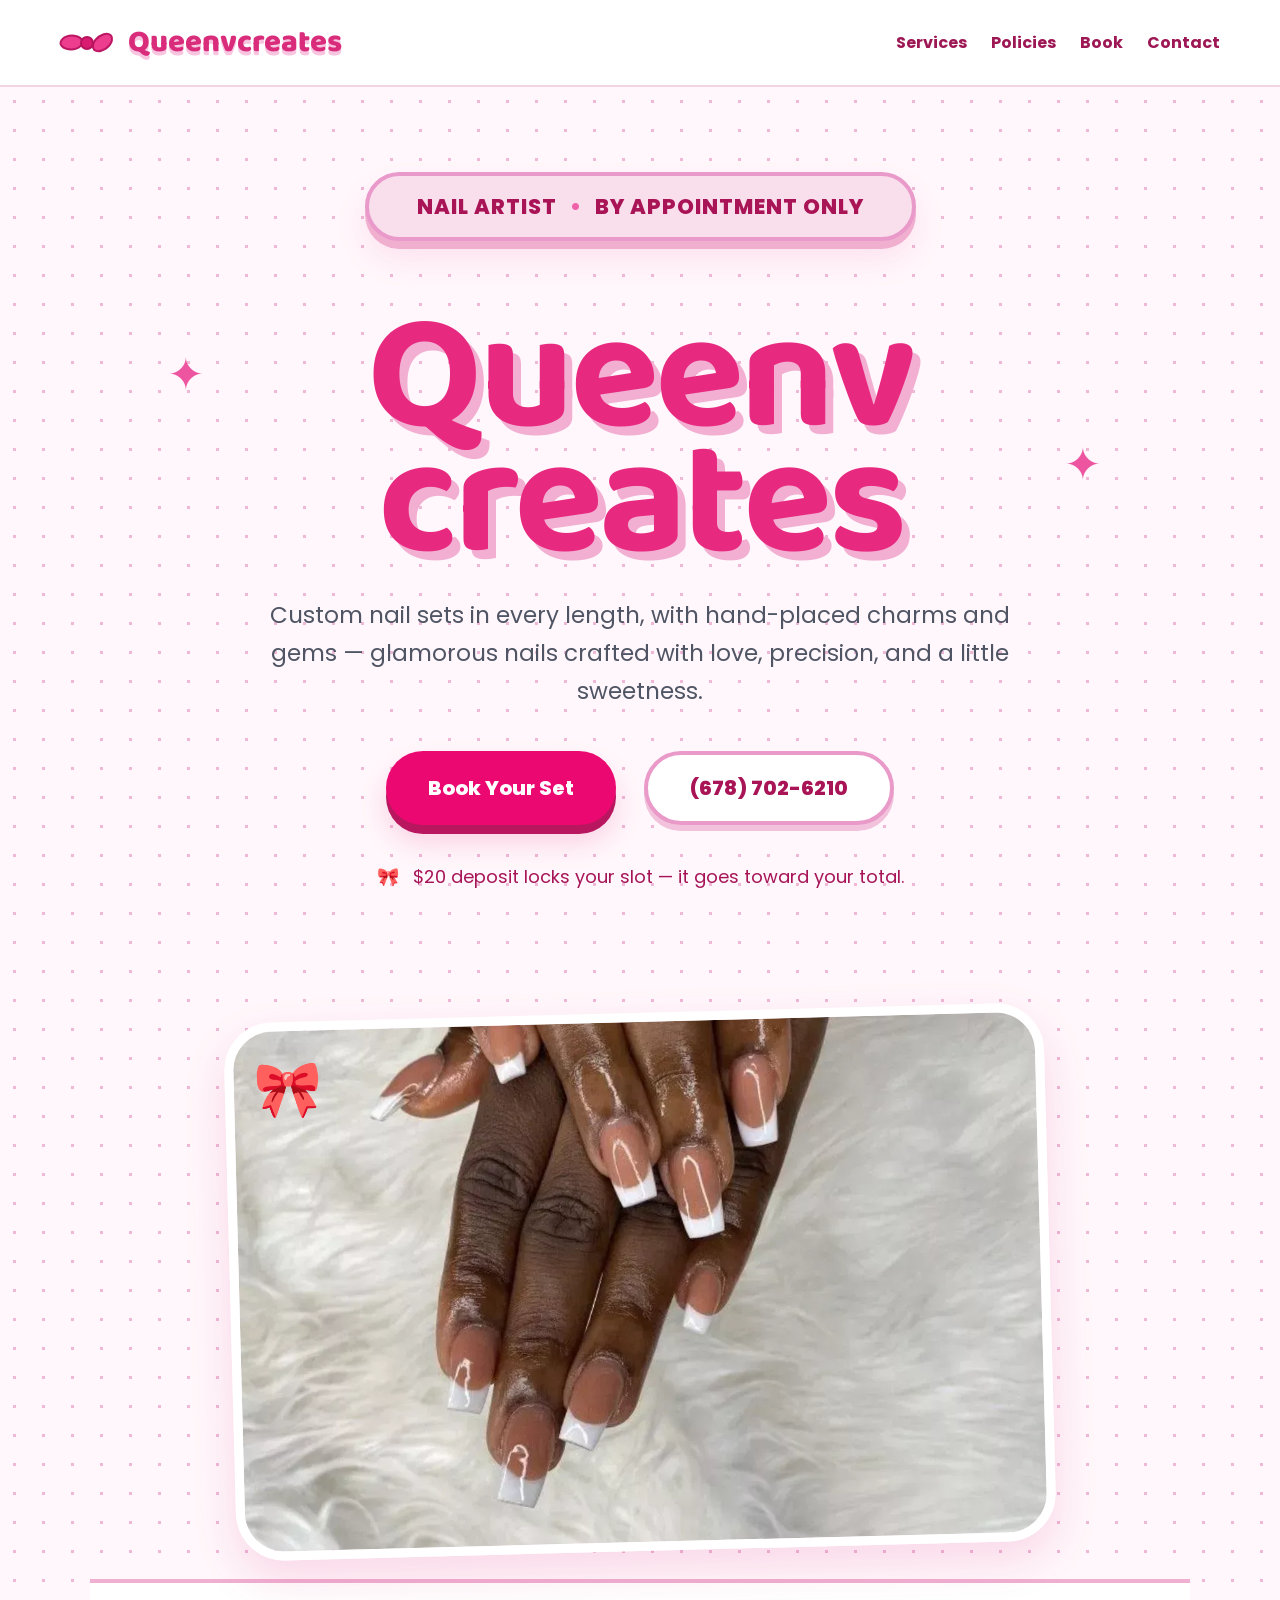
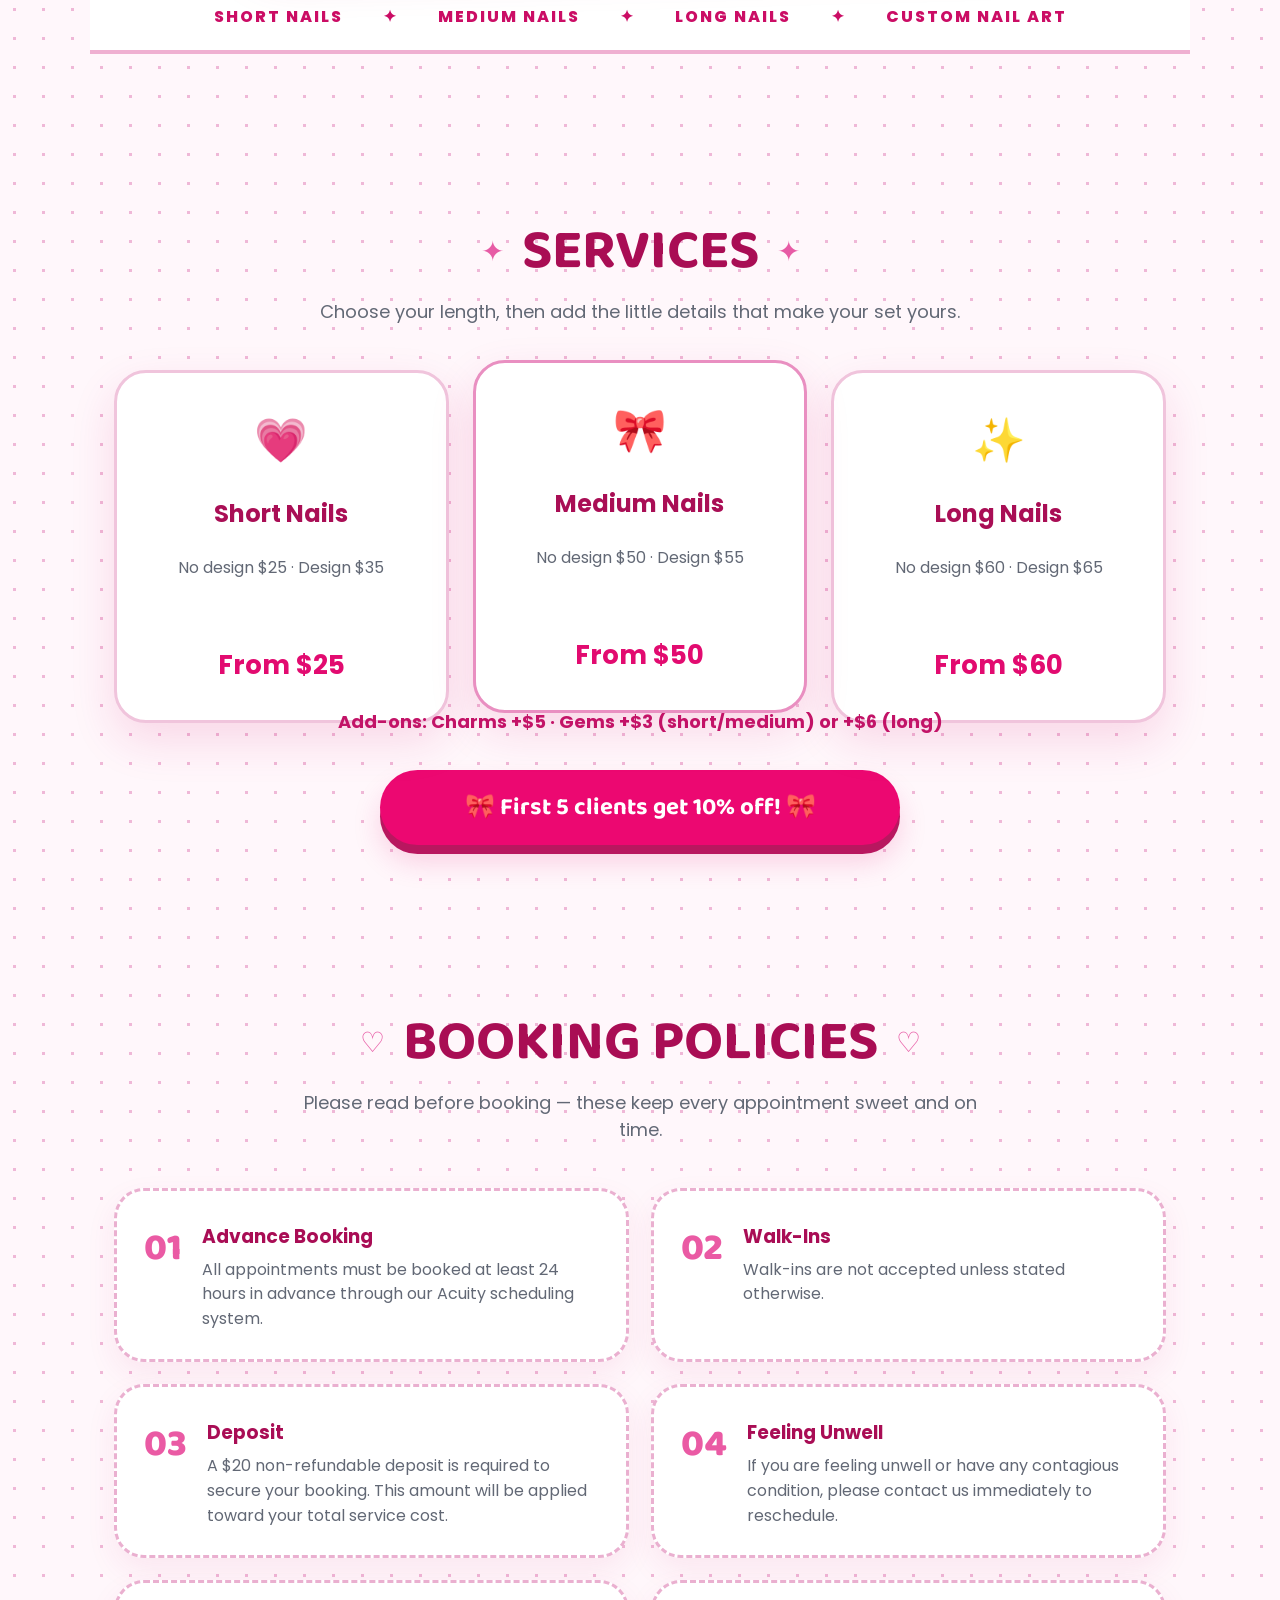
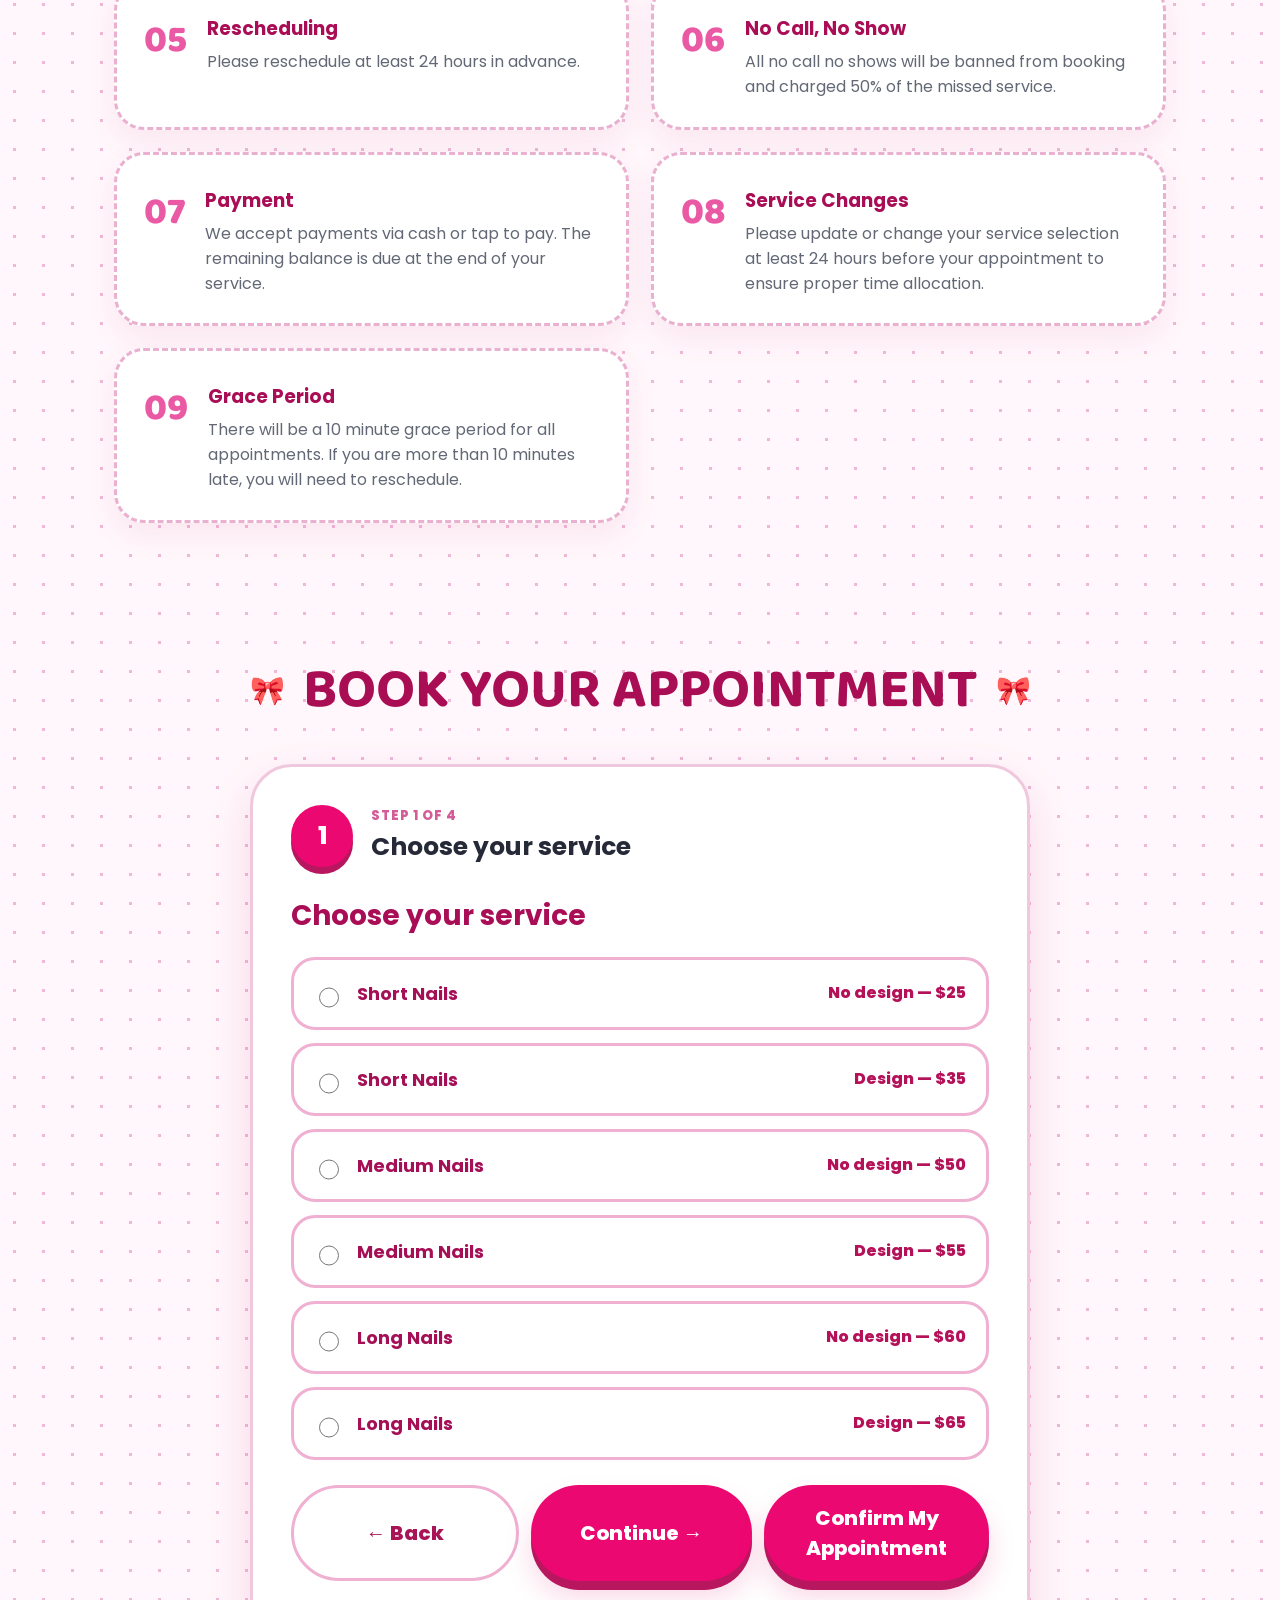
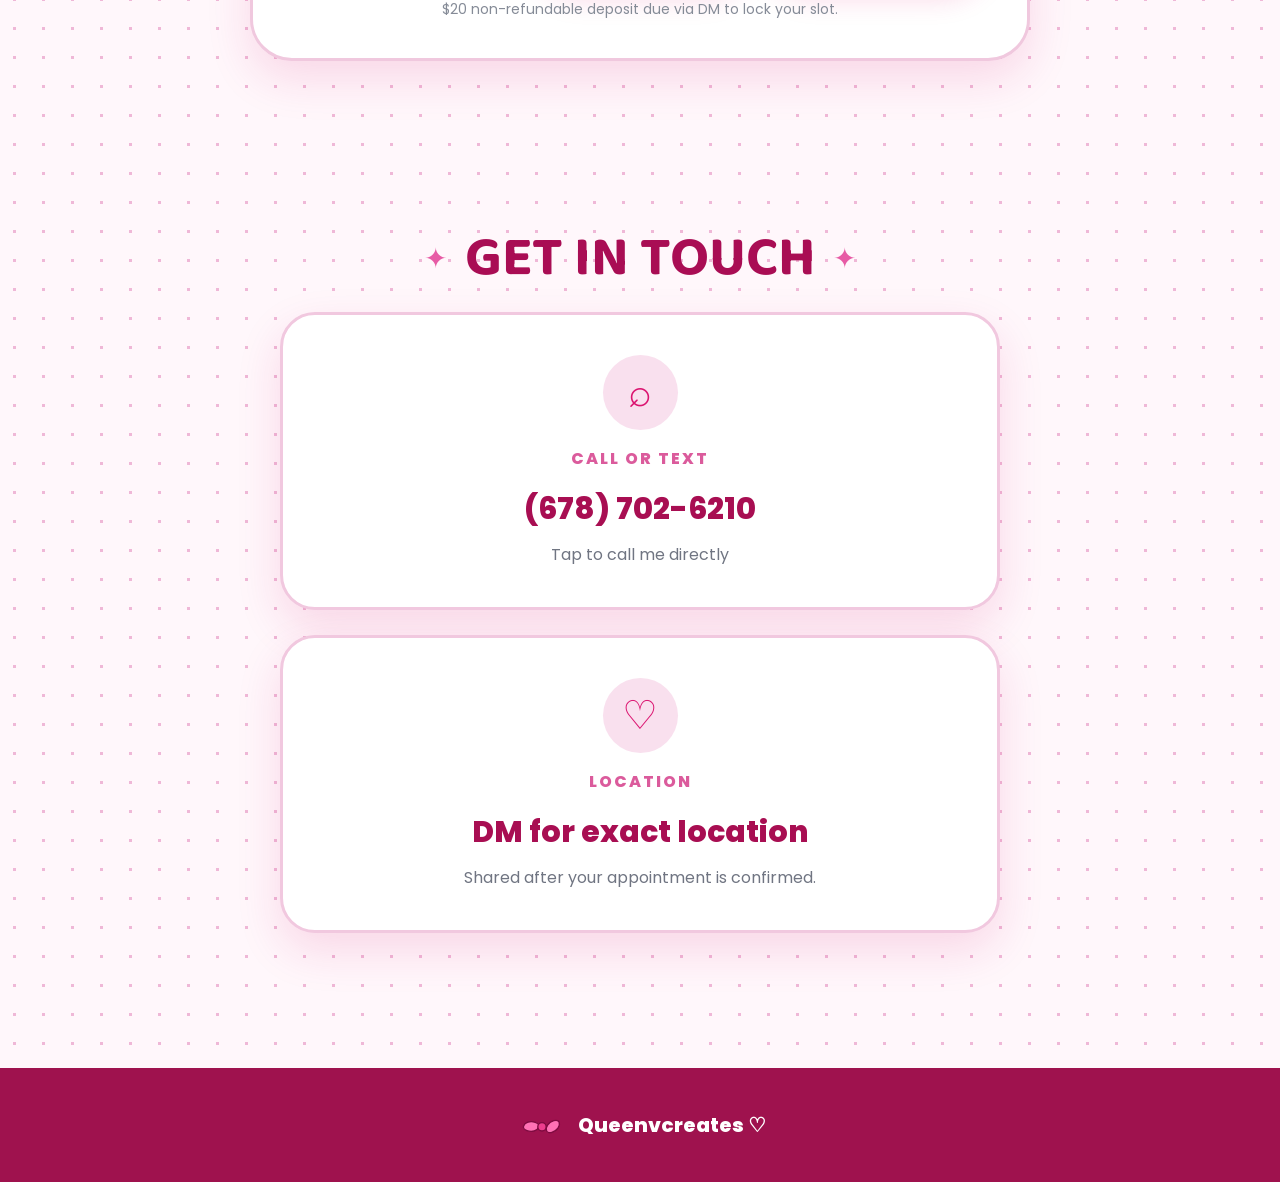
<file: index.html>
<!doctype html>
<html lang="en">
<head>
  <meta charset="utf-8">
  <meta name="viewport" content="width=device-width, initial-scale=1">
  <meta name="description" content="Queenvcreates — custom nail sets and kawaii nail art by appointment only.">
  <title>Queenvcreates | Nail Artist</title>
  <link rel="preconnect" href="https://fonts.googleapis.com">
  <link rel="preconnect" href="https://fonts.gstatic.com" crossorigin>
  <link href="https://fonts.googleapis.com/css2?family=Baloo+2:wght@500;600;700;800&family=Poppins:wght@400;500;600;700;800&display=swap" rel="stylesheet">
  <link rel="stylesheet" href="style.css">
</head>
<body>
  <header class="site-header">
    <a class="brand" href="#home" aria-label="Queenvcreates home">
      <span class="bow" aria-hidden="true"><i></i><b></b><i></i></span>
      <span>Queenvcreates</span>
    </a>
    <nav>
      <a href="#services">Services</a>
      <a href="#policies">Policies</a>
      <a href="#booking">Book</a>
      <a href="#contact">Contact</a>
    </nav>
  </header>

  <main>
    <section id="home" class="hero section-pad">
      <div class="sparkle s1">✦</div><div class="sparkle s2">✦</div>
      <div class="pill">NAIL ARTIST <span>•</span> BY APPOINTMENT ONLY</div>
      <h1>Queenv<br><span>creates</span></h1>
      <p class="hero-copy">Custom nail sets in every length, with hand-placed charms and gems — glamorous nails crafted with love, precision, and a little sweetness.</p>
      <div class="hero-actions">
        <a class="btn btn-primary" href="#booking">Book Your Set</a>
        <a class="btn btn-outline" href="tel:+16787026210">(678) 702-6210</a>
      </div>
      <p class="deposit"><span class="mini-bow">🎀</span> $20 deposit locks your slot — it goes toward your total.</p>
    </section>

    <section class="showcase section-pad">
      <div class="photo-card tilt-left">
       <img src="images/e19a77874d277d34020b3ae92a7212c8.webp" alt="White French tip nail set">
        <span class="photo-bow">🎀</span>
      </div>
      <div class="marquee" aria-label="Services">
        <span>SHORT NAILS</span><b>✦</b><span>MEDIUM NAILS</span><b>✦</b><span>LONG NAILS</span><b>✦</b><span>CUSTOM NAIL ART</span>
      </div>
    </section>

    <section id="services" class="section-pad">
      <div class="section-title"><span>✦</span><h2>Services</h2><span>✦</span></div>
      <p class="section-subtitle">Choose your length, then add the little details that make your set yours.</p>
      <div class="cards">
        <article class="service-card"><div class="service-icon">💗</div><h3>Short Nails</h3><p>No design $25 &middot; Design $35</p><strong>From $25</strong></article>
        <article class="service-card featured"><div class="service-icon">🎀</div><h3>Medium Nails</h3><p>No design $50 &middot; Design $55</p><strong>From $50</strong></article>
        <article class="service-card"><div class="service-icon">✨</div><h3>Long Nails</h3><p>No design $60 &middot; Design $65</p><strong>From $60</strong></article>
      </div>
      <p class="section-subtitle addon-note">Add-ons: Charms +$5 &middot; Gems +$3 (short/medium) or +$6 (long)</p>
      <div class="promo-banner"><span>🎀</span> First 5 clients get 10% off! <span>🎀</span></div>
    </section>

    <section id="policies" class="section-pad">
      <div class="section-title"><span>♡</span><h2>Booking Policies</h2><span>♡</span></div>
      <p class="section-subtitle">Please read before booking — these keep every appointment sweet and on time.</p>
      <div class="policies-grid">
        <div class="policy"><span>01</span><div><h3>Advance Booking</h3><p>All appointments must be booked at least 24 hours in advance through our Acuity scheduling system.</p></div></div>
        <div class="policy"><span>02</span><div><h3>Walk-Ins</h3><p>Walk-ins are not accepted unless stated otherwise.</p></div></div>
        <div class="policy"><span>03</span><div><h3>Deposit</h3><p>A $20 non-refundable deposit is required to secure your booking. This amount will be applied toward your total service cost.</p></div></div>
        <div class="policy"><span>04</span><div><h3>Feeling Unwell</h3><p>If you are feeling unwell or have any contagious condition, please contact us immediately to reschedule.</p></div></div>
        <div class="policy"><span>05</span><div><h3>Rescheduling</h3><p>Please reschedule at least 24 hours in advance.</p></div></div>
        <div class="policy"><span>06</span><div><h3>No Call, No Show</h3><p>All no call no shows will be banned from booking and charged 50% of the missed service.</p></div></div>
        <div class="policy"><span>07</span><div><h3>Payment</h3><p>We accept payments via cash or tap to pay. The remaining balance is due at the end of your service.</p></div></div>
        <div class="policy"><span>08</span><div><h3>Service Changes</h3><p>Please update or change your service selection at least 24 hours before your appointment to ensure proper time allocation.</p></div></div>
        <div class="policy"><span>09</span><div><h3>Grace Period</h3><p>There will be a 10 minute grace period for all appointments. If you are more than 10 minutes late, you will need to reschedule.</p></div></div>
      </div>
    </section>

    <section id="booking" class="booking-wrap section-pad">
      <div class="section-title"><span>🎀</span><h2>Book Your Appointment</h2><span>🎀</span></div>
      <div class="booking-shell">
        <div class="step-head"><div class="step-circle" id="stepCircle">1</div><div><p>STEP <span id="stepLabelNumber">1</span> OF 4</p><h3 id="stepTitle">Choose your service</h3></div></div>
        <form name="booking" method="POST" data-netlify="true" netlify-honeypot="bot-field" id="bookingForm">
          <input type="hidden" name="form-name" value="booking">
          <input type="hidden" name="summary" id="summary">
          <p class="honeypot"><label>Do not fill this out <input name="bot-field"></label></p>

          <div class="form-step active" data-step="1">
            <h4>Choose your service</h4>
            <label class="choice"><input required type="radio" name="service" value="Short Nails - No Design|25"><span><b>Short Nails</b><em>No design — $25</em></span></label>
            <label class="choice"><input type="radio" name="service" value="Short Nails - Design|35"><span><b>Short Nails</b><em>Design — $35</em></span></label>
            <label class="choice"><input type="radio" name="service" value="Medium Nails - No Design|50"><span><b>Medium Nails</b><em>No design — $50</em></span></label>
            <label class="choice"><input type="radio" name="service" value="Medium Nails - Design|55"><span><b>Medium Nails</b><em>Design — $55</em></span></label>
            <label class="choice"><input type="radio" name="service" value="Long Nails - No Design|60"><span><b>Long Nails</b><em>No design — $60</em></span></label>
            <label class="choice"><input type="radio" name="service" value="Long Nails - Design|65"><span><b>Long Nails</b><em>Design — $65</em></span></label>
          </div>

          <div class="form-step" data-step="2">
            <h4>Add-ons <small>(optional)</small></h4>
            <label class="choice"><input type="checkbox" name="addons" value="Charms +$5"><span><b>Charms</b><em>+$5</em></span></label>
            <label class="choice"><input type="checkbox" name="addons" value="Gems +$3 (short/medium) or +$6 (long)"><span><b>Gems</b><em>+$3 / +$6</em></span></label>
          </div>

          <div class="form-step" data-step="3">
            <h4>Choose a date &amp; time</h4>
            <p class="muted">This sends your preferred time for approval; it does not automatically guarantee a slot.</p>
            <div class="two-col"><label>Preferred date<input required type="date" name="date" id="dateInput"></label><label>Preferred time<input required type="time" name="time"></label></div>
          </div>

          <div class="form-step" data-step="4">
            <h4>Your details</h4>
            <div class="selected-summary" id="selectedSummary"></div>
            <label>Full name *<input required type="text" name="name" placeholder="Your name"></label>
            <label>Phone number *<input required type="tel" name="phone" placeholder="(678) 555-0123"></label>
            <label>Instagram <small>(optional)</small><input type="text" name="instagram" placeholder="@yourhandle"></label>
            <label>Inspo / special requests<textarea name="requests" placeholder="Length, shape, colors, charms..."></textarea></label>
          </div>

          <div class="form-actions">
            <button type="button" class="btn btn-ghost" id="backBtn" onclick="goStep(-1)" disabled>← Back</button>
            <button type="button" class="btn btn-primary" id="nextBtn" onclick="goStep(1)">Continue →</button>
            <button type="submit" class="btn btn-primary" id="submitBtn" hidden>Confirm My Appointment</button>
          </div>
          <p class="deposit-note">$20 non-refundable deposit due via DM to lock your slot.</p>
        </form>
        <div class="success" id="successBox" hidden><div class="success-icon">🎀</div><h3>Request sent!</h3><p>Thank you! Your appointment request has been submitted. Please watch for a confirmation before treating the time as booked.</p><a class="btn btn-primary" href="#home">Back to Home</a></div>
      </div>
    </section>

    <section id="contact" class="section-pad contact-section">
      <div class="section-title"><span>✦</span><h2>Get In Touch</h2><span>✦</span></div>
      <div class="contact-card"><div class="contact-icon">⌕</div><p>CALL OR TEXT</p><a href="tel:+16787026210">(678) 702-6210</a><small>Tap to call me directly</small></div>
      <div class="contact-card"><div class="contact-icon">♡</div><p>LOCATION</p><strong>DM for exact location</strong><small>Shared after your appointment is confirmed.</small></div>
    </section>
  </main>

  <footer><span class="bow small"><i></i><b></b><i></i></span> Queenvcreates <span>♡</span></footer>
  <script src="script.js"></script>
</body>
</html>
</file>
<file: style.css>
:root{--pink:#ec0871;--hot:#d90a68;--deep:#a80e52;--text:#252938;--muted:#626875;--line:#efb1d2;--soft:#fff5fa;--white:#fff;--shadow:0 18px 45px rgba(210,30,110,.14)}
*{box-sizing:border-box}html{scroll-behavior:smooth}body{margin:0;color:var(--text);font-family:Poppins,Arial,sans-serif;background-color:#fff7fb;background-image:radial-gradient(#efb8d7 1.7px,transparent 1.7px);background-size:29px 29px}a{text-decoration:none;color:inherit}button,input,textarea{font:inherit}.site-header{position:sticky;top:0;z-index:20;background:rgba(255,255,255,.96);backdrop-filter:blur(10px);border-bottom:2px solid #f3d4e4;padding:18px clamp(18px,5vw,60px);display:flex;align-items:center;justify-content:space-between;gap:25px}.brand{display:flex;align-items:center;gap:14px;font-family:"Baloo 2",sans-serif;font-size:31px;font-weight:800;color:#d92d7c;text-shadow:0 4px 0 #f7c5df}.site-header nav{display:flex;gap:24px;font-weight:700;color:#9d1754}.site-header nav a:hover{color:var(--pink)}.bow{display:inline-flex;align-items:center;gap:0}.bow i{width:23px;height:17px;border-radius:70% 35% 70% 35%;background:#ec3d8f;border:2px solid #bc1762;display:block}.bow i:first-child{transform:rotate(18deg);margin-right:-3px}.bow i:last-child{transform:rotate(-18deg);margin-left:-3px}.bow b{display:block;width:14px;height:14px;border-radius:50%;background:#d91b72;border:2px solid #b7135d;z-index:1}.section-pad{max-width:1100px;margin:auto;padding:85px 24px}.hero{text-align:center;min-height:830px;display:flex;flex-direction:column;justify-content:center;align-items:center;position:relative;overflow:hidden}.pill{border:4px solid #e99aca;background:#f9deec;border-radius:999px;padding:15px 48px;box-shadow:0 8px 0 #f1afd0,0 18px 32px rgba(235,67,145,.12);font-size:21px;font-weight:800;letter-spacing:1px;color:#a91457}.pill span{color:#ef62aa;margin:0 8px}.hero h1{font-family:"Baloo 2",sans-serif;font-size:clamp(85px,16vw,165px);line-height:.76;margin:75px 0 30px;color:#e72a80;letter-spacing:-4px;text-shadow:8px 9px 0 #f2afd2;position:relative}.hero h1 span{display:inline-block}.hero-copy{max-width:760px;font-size:23px;line-height:1.65;color:#4f5564;margin:0}.hero-actions{display:flex;gap:28px;flex-wrap:wrap;justify-content:center;margin-top:40px}.btn{display:inline-flex;align-items:center;justify-content:center;border:0;border-radius:999px;padding:18px 42px;font-weight:800;font-size:20px;cursor:pointer;transition:.2s transform,.2s box-shadow}.btn:hover{transform:translateY(-2px)}.btn-primary{background:var(--pink);color:#fff;box-shadow:0 9px 0 #b8175f,0 17px 28px rgba(230,25,115,.18)}.btn-outline{background:#fff;color:#a81455;border:4px solid #e99ac9;box-shadow:0 6px 0 #f2c2dc}.btn-ghost{background:#fff;color:#a81455;border:3px solid #efb0d1}.deposit{color:#a61457;font-size:18px;margin-top:38px}.mini-bow{margin-right:9px}.sparkle{position:absolute;color:#ed55a1;font-size:45px}.s1{left:7%;top:28%}.s2{right:8%;top:38%}.showcase{padding-top:20px}.photo-card{position:relative;max-width:820px;margin:auto;border:9px solid #fff;border-radius:48px;overflow:hidden;box-shadow:var(--shadow);transform:rotate(-1.5deg)}.photo-card img{display:block;width:100%;height:520px;object-fit:cover}.photo-bow{position:absolute;left:20px;top:16px;font-size:55px}.marquee{margin:28px -24px 0;background:#fff;border-top:4px solid #efb0d1;border-bottom:4px solid #efb0d1;min-height:75px;display:flex;align-items:center;justify-content:center;gap:40px;color:#cb0d65;font-weight:800;letter-spacing:2px;white-space:nowrap;overflow:hidden}.section-title{display:flex;align-items:center;justify-content:center;gap:18px}.section-title h2{font-family:"Baloo 2",sans-serif;font-size:56px;line-height:1;margin:0;color:#a90d54;text-transform:uppercase}.section-title span{color:#e75ba5;font-size:28px}.section-subtitle{text-align:center;max-width:700px;margin:18px auto 45px;color:var(--muted);font-size:18px}.cards{display:grid;grid-template-columns:repeat(3,1fr);gap:24px}.addon-note{margin:-15px auto 35px;font-weight:700;color:#c21367}.promo-banner{max-width:520px;margin:0 auto;background:var(--pink);color:#fff;text-align:center;font-family:"Baloo 2",sans-serif;font-size:24px;font-weight:700;border-radius:999px;padding:18px 30px;box-shadow:0 9px 0 #b8175f,0 17px 28px rgba(230,25,115,.18)}.service-card{background:#fff;border:3px solid #f0c4dc;border-radius:32px;padding:35px 28px;text-align:center;box-shadow:var(--shadow)}.service-card.featured{transform:translateY(-10px);border-color:#e98fc1}.service-icon{font-size:43px}.service-card h3{color:#a90e55;font-size:24px}.service-card p{color:var(--muted);line-height:1.6;min-height:75px}.service-card strong{color:#e20b70;font-size:26px}.policies-grid{display:grid;grid-template-columns:1fr 1fr;gap:22px}.policy{display:flex;gap:20px;align-items:flex-start;background:#fff;border:3px dashed #eab0d0;border-radius:30px;padding:27px;box-shadow:0 12px 30px rgba(210,40,120,.08)}.policy>span{font-family:"Baloo 2";font-size:38px;font-weight:800;color:#ea5aa4}.policy h3{margin:4px 0 7px;color:#a90d55}.policy p{margin:0;color:var(--muted);line-height:1.55}.booking-wrap{padding-top:55px}.booking-shell{max-width:780px;margin:45px auto 0;background:#fff;border:3px solid #f0c8de;border-radius:42px;padding:38px;box-shadow:var(--shadow)}.step-head{display:flex;align-items:center;gap:18px;margin-bottom:28px}.step-circle{width:62px;height:62px;border-radius:50%;display:grid;place-items:center;background:var(--pink);color:#fff;font-size:25px;font-weight:800;box-shadow:0 7px 0 #b8175f}.step-head p{margin:0;color:#d35b98;font-weight:800;font-size:13px;letter-spacing:1px}.step-head h3{margin:2px 0 0;font-size:25px}.form-step{display:none}.form-step.active{display:block}.form-step h4{color:#a90d55;font-size:28px;margin:10px 0 20px}.form-step h4 small{font-size:15px;color:#777;font-weight:500}.choice{display:flex;align-items:center;gap:15px;border:3px solid #efb0d1;border-radius:24px;padding:19px 20px;margin:13px 0;cursor:pointer;transition:.15s background,.15s border}.choice:hover{background:#fff6fb;border-color:#df68aa}.choice input{accent-color:var(--pink);width:21px;height:21px}.choice span{display:flex;justify-content:space-between;width:100%;gap:15px}.choice b{font-size:18px}.choice em{font-style:normal;color:#b41159;font-weight:800}.muted{color:var(--muted);line-height:1.6}.two-col{display:grid;grid-template-columns:1fr 1fr;gap:18px}label{display:block;color:#a40f55;font-weight:600;margin:16px 0}label small{color:#777;font-weight:400}input,textarea{display:block;width:100%;margin-top:8px;padding:16px 18px;border:2px solid #efc3dc;border-radius:20px;outline:0;background:#fff;color:var(--text)}input:focus,textarea:focus{border-color:#dd5fa1;box-shadow:0 0 0 4px #fde6f2}textarea{min-height:130px;resize:vertical}.form-actions{display:flex;gap:12px;margin-top:25px}.form-actions .btn{flex:1}.deposit-note{text-align:center;color:#858b97;font-size:14px;margin:18px 0 0}.honeypot{position:absolute;left:-9999px}.selected-summary{background:#fff6fb;border:2px solid #f0c4dc;border-radius:20px;padding:14px 17px;color:#9e1555;font-weight:700}.success{text-align:center;padding:35px 10px}.success-icon{font-size:60px}.success h3{font-family:"Baloo 2";font-size:42px;color:#a90d55;margin:10px 0}.success p{color:var(--muted);line-height:1.7}.contact-section{padding-bottom:110px}.contact-card{max-width:720px;margin:25px auto;background:#fff;border:3px solid #f1c8df;border-radius:35px;padding:40px;text-align:center;box-shadow:var(--shadow)}.contact-icon{width:75px;height:75px;margin:auto;border-radius:50%;display:grid;place-items:center;background:#f9e0ee;color:#db1470;font-size:40px}.contact-card p{color:#db5b9c;letter-spacing:2px;font-weight:800}.contact-card a,.contact-card strong{display:block;font-size:30px;font-weight:800;color:var(--deep)}.contact-card small{display:block;margin-top:10px;color:#707582;font-size:16px}footer{padding:42px;text-align:center;background:#9f124e;color:#fff;font-weight:800;font-size:20px}.small{transform:scale(.7);vertical-align:middle;margin-right:5px}.small i{background:#ff72b5;border-color:#7e0b40}.small b{background:#ed3d8d;border-color:#7e0b40}@media(max-width:760px){.site-header{padding:14px 17px}.site-header nav{display:none}.brand{font-size:27px}.section-pad{padding:65px 17px}.hero{min-height:760px}.pill{font-size:14px;padding:13px 18px}.hero h1{font-size:88px;margin-top:60px}.hero-copy{font-size:17px}.hero-actions{width:100%;gap:16px}.hero-actions .btn{width:100%;font-size:17px;padding:16px 20px}.deposit{font-size:15px}.photo-card img{height:340px}.marquee{gap:22px;font-size:12px}.cards,.policies-grid{grid-template-columns:1fr}.service-card.featured{transform:none}.section-title h2{font-size:39px}.booking-shell{padding:22px;border-radius:30px}.two-col{grid-template-columns:1fr}.form-actions{flex-direction:column}.btn{width:100%}.contact-card a,.contact-card strong{font-size:25px}}
</file>
